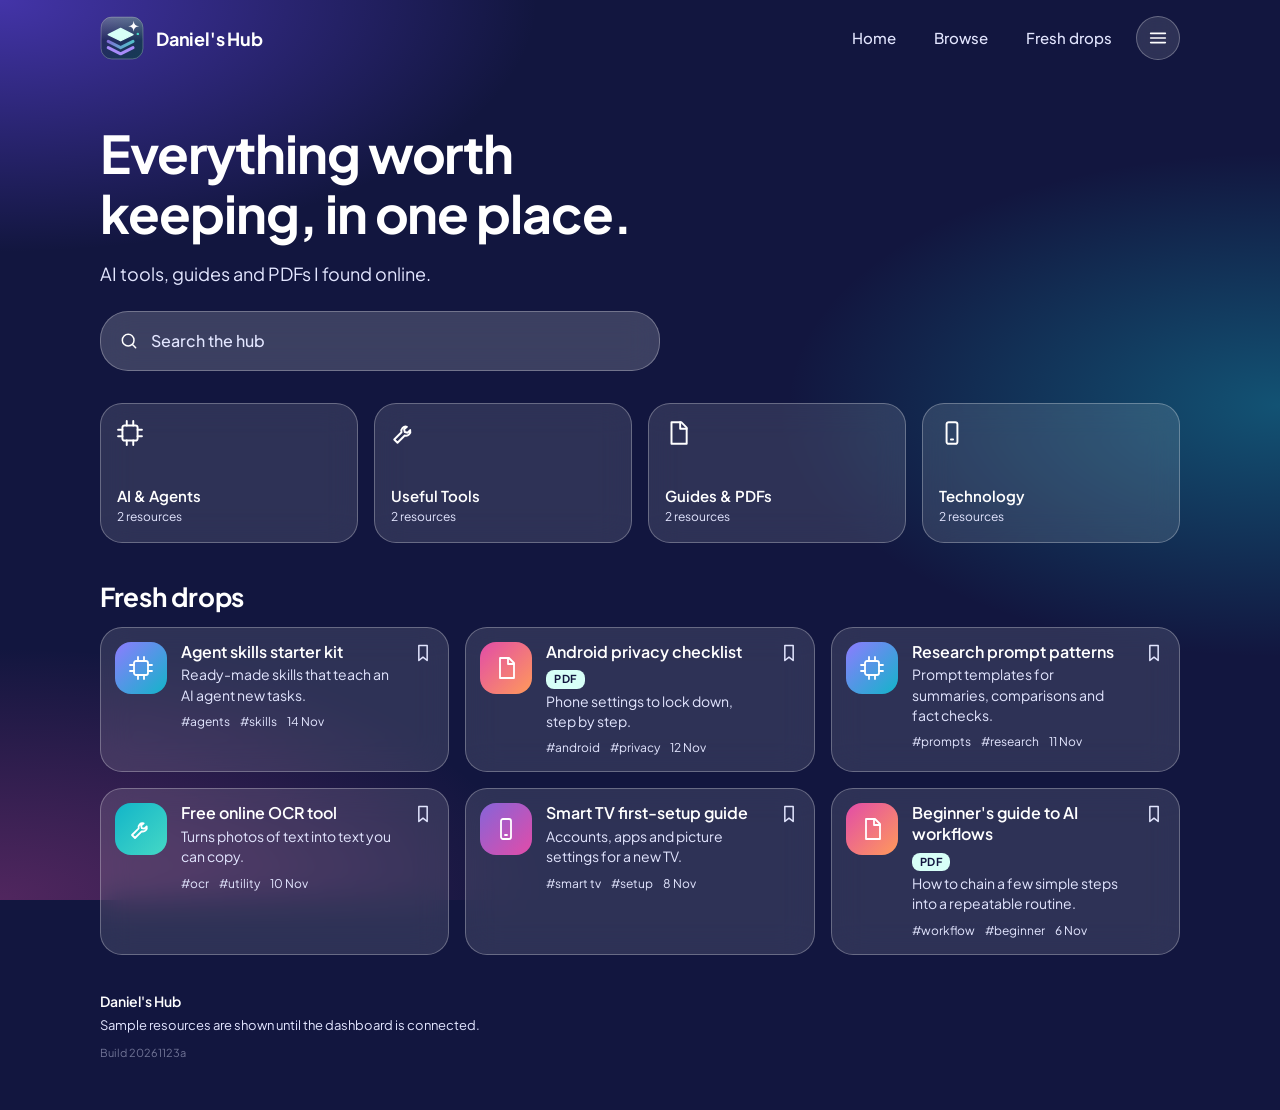
<file: index.html>
<!doctype html>
<html lang="en">
<head>
  <meta charset="utf-8">
  <meta name="viewport" content="width=device-width, initial-scale=1, viewport-fit=cover, interactive-widget=resizes-content">
  <title>Daniel's Hub</title>
  <meta name="description" content="A personal library of AI tools, agent skills, guides and PDFs.">
  <meta name="theme-color" content="#12163F">
  <meta name="color-scheme" content="dark">
  <link rel="icon" href="assets/favicon.svg" type="image/svg+xml">
  <link rel="apple-touch-icon" href="assets/app-icon.svg">
  <link rel="preconnect" href="https://fonts.googleapis.com">
  <link rel="preconnect" href="https://fonts.gstatic.com" crossorigin>
  <link rel="stylesheet" href="https://fonts.googleapis.com/css2?family=Plus+Jakarta+Sans:wght@400;500;600;700&amp;display=swap">
  <link rel="stylesheet" href="css/style.css?v=20261123a">
</head>
<body>

  <a class="skip" href="#fresh">Skip to resources</a>

  <header class="top" id="top">
    <a class="brand" href="index.html" aria-label="Daniel's Hub, home">
      <img src="assets/logo.svg" alt="" width="44" height="44">
      <span>Daniel's Hub</span>
    </a>
    <div class="top-end">
      <nav class="top-nav" aria-label="Main">
        <a href="#top">Home</a>
        <a href="browse.html">Browse</a>
        <a href="#fresh">Fresh drops</a>
      </nav>
      <div class="menu-wrap" data-menu></div>
    </div>
  </header>

  <main>
    <section class="hero collapse" aria-labelledby="hero-title">
      <div class="collapse-inner hero-inner">
        <h1 id="hero-title">Everything worth keeping, in one place.</h1>
        <p class="lede">AI tools, guides and PDFs I found online.</p>
      </div>
    </section>

    <div id="search-anchor"></div>
    <div class="search-wrap" id="search-wrap">
      <form class="search" role="search" id="search-form" autocomplete="off">
        <svg class="ico" width="22" height="22" aria-hidden="true"><use href="#i-search"/></svg>
        <label class="sr" for="q">Search resources</label>
        <input id="q" name="q" type="search" placeholder="Search the hub" enterkeyhint="search" autocapitalize="off" autocorrect="off" spellcheck="false">
        <button type="button" class="clear" id="clear-search" aria-label="Clear search" hidden>
          <svg width="22" height="22" aria-hidden="true"><use href="#i-x"/></svg>
        </button>
      </form>
      <button type="button" class="cancel" id="cancel-search">Cancel</button>
    </div>

    <div class="admin-panel" id="admin-panel" hidden>
      <a class="admin-link" id="admin-link" href="admin/index.html">
        <svg width="22" height="22" aria-hidden="true"><use href="#i-lock"/></svg>
        <span>Admin Login</span>
        <svg class="go" width="22" height="22" aria-hidden="true"><use href="#i-arrow-right"/></svg>
      </a>
    </div>

    <section class="browse collapse" id="browse" aria-labelledby="browse-title">
      <div class="collapse-inner">
        <h2 id="browse-title" class="sr">Categories</h2>
        <div class="cats" id="cats"></div>
      </div>
    </section>

    <section class="fresh" id="fresh" aria-labelledby="fresh-title" tabindex="-1">
      <div class="fresh-head">
        <h2 id="fresh-title">Fresh drops</h2>
        <button type="button" class="reset" id="reset" hidden>Clear search</button>
      </div>
      <div class="filter-bar" id="filter-bar" hidden>
        <button type="button" class="filter-btn" id="filter-btn" aria-expanded="false" aria-controls="filter-panel">
          <svg width="18" height="18" aria-hidden="true"><use href="#i-filter"/></svg>
          <span>Filter</span>
          <span class="filter-count" id="filter-count" hidden></span>
        </button>
        <span class="filter-summary" id="filter-summary"></span>
      </div>
      <div class="filter-panel" id="filter-panel" role="group" aria-label="Search filters" hidden></div>
      <p class="status" id="status" role="status" aria-live="polite"></p>
      <div class="list" id="list"></div>
      <div class="empty" id="empty" hidden>
        <p class="empty-title">Nothing found</p>
        <p id="empty-text"></p>
        <button type="button" class="reset" id="empty-reset">Back to home</button>
      </div>
    </section>
  </main>

  <footer class="foot">
    <p>Daniel's Hub</p>
    <p class="foot-note">Sample resources are shown until the dashboard is connected.</p>
    <p class="build" id="build" data-page="20261123a"></p>
  </footer>

  <nav class="dock" aria-label="Quick navigation">
    <a href="#top" id="dock-home" aria-current="page"><svg width="22" height="22" aria-hidden="true"><use href="#i-home"/></svg><span>Home</span></a>
    <a href="browse.html" id="dock-browse"><svg width="22" height="22" aria-hidden="true"><use href="#i-grid"/></svg><span>Browse</span></a>
    <a href="#top" id="dock-search"><svg width="22" height="22" aria-hidden="true"><use href="#i-search"/></svg><span>Search</span></a>
  </nav>

  <script src="js/data.js?v=20261123a"></script>
  <script src="js/config.js?v=20261123a"></script>
  <script src="js/ui.js?v=20261123a"></script>
  <script src="js/app.js?v=20261123a"></script>
</body>
</html>
</file>
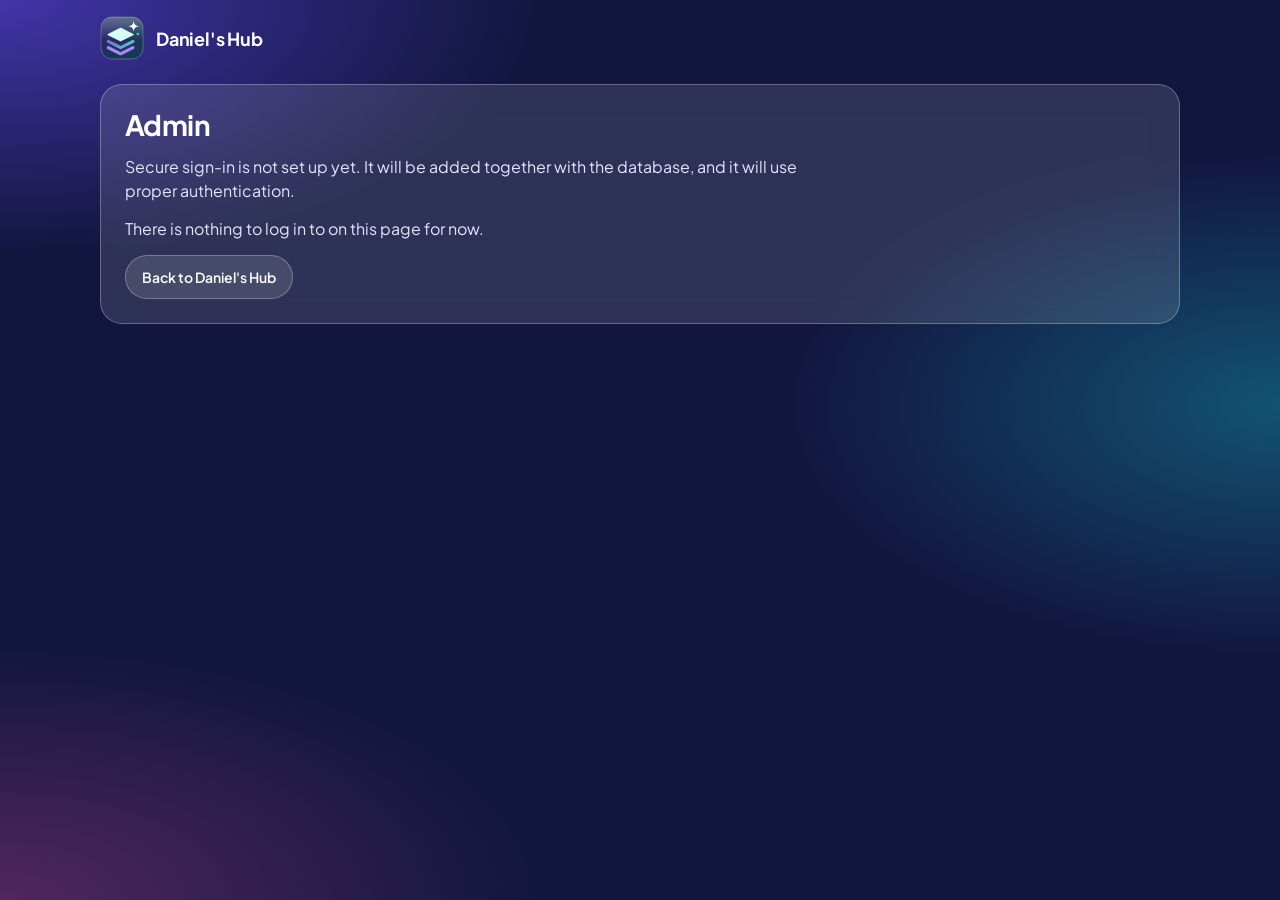
<file: admin/index.html>
<!doctype html>
<html lang="en">
<head>
  <meta charset="utf-8">
  <meta name="viewport" content="width=device-width, initial-scale=1, viewport-fit=cover">
  <title>Admin · Daniel's Hub</title>
  <meta name="robots" content="noindex, nofollow">
  <meta name="theme-color" content="#12163F">
  <meta name="color-scheme" content="dark">
  <link rel="icon" href="../assets/favicon.svg" type="image/svg+xml">
  <link rel="preconnect" href="https://fonts.googleapis.com">
  <link rel="preconnect" href="https://fonts.gstatic.com" crossorigin>
  <link rel="stylesheet" href="https://fonts.googleapis.com/css2?family=Plus+Jakarta+Sans:wght@400;500;600;700&amp;display=swap">
  <link rel="stylesheet" href="../css/style.css?v=20261123a">
</head>
<body>

  <header class="top">
    <a class="brand" href="../index.html" aria-label="Daniel's Hub, home">
      <img src="../assets/logo.svg" alt="" width="44" height="44">
      <span>Daniel's Hub</span>
    </a>
  </header>

  <main>
    <section class="page">
      <h1>Admin</h1>
      <p>Secure sign-in is not set up yet. It will be added together with the database, and it will use proper authentication.</p>
      <p>There is nothing to log in to on this page for now.</p>
      <a class="reset" href="../index.html">Back to Daniel's Hub</a>
    </section>
  </main>

</body>
</html>
</file>
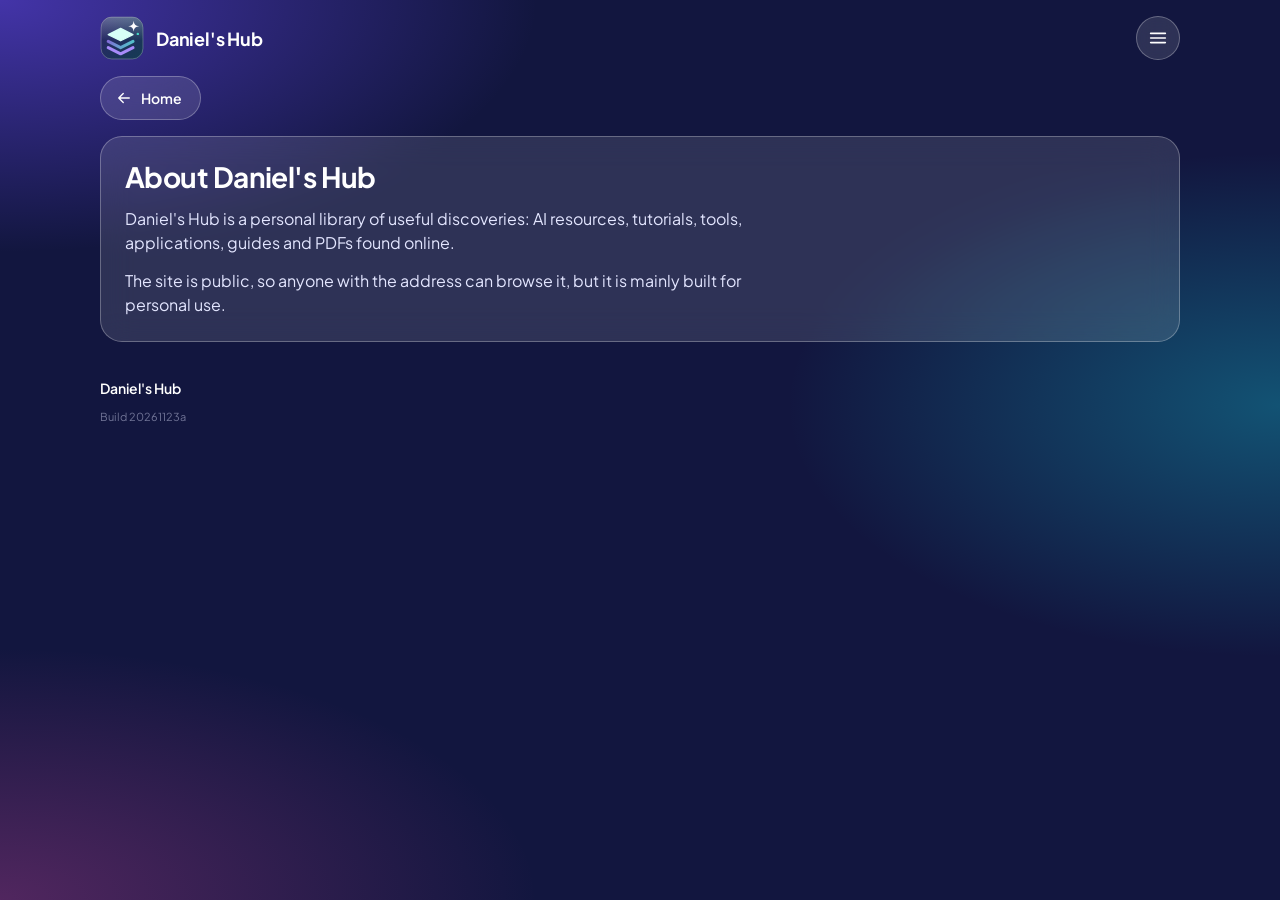
<file: about.html>
<!doctype html>
<html lang="en">
<head>
  <meta charset="utf-8">
  <meta name="viewport" content="width=device-width, initial-scale=1, viewport-fit=cover">
  <title>About · Daniel's Hub</title>
  <meta name="description" content="About Daniel's Hub, a personal library of useful discoveries.">
  <meta name="theme-color" content="#12163F">
  <meta name="color-scheme" content="dark">
  <link rel="icon" href="assets/favicon.svg" type="image/svg+xml">
  <link rel="apple-touch-icon" href="assets/app-icon.svg">
  <link rel="preconnect" href="https://fonts.googleapis.com">
  <link rel="preconnect" href="https://fonts.gstatic.com" crossorigin>
  <link rel="stylesheet" href="https://fonts.googleapis.com/css2?family=Plus+Jakarta+Sans:wght@400;500;600;700&amp;display=swap">
  <link rel="stylesheet" href="css/style.css?v=20261123a">
</head>
<body>

  <header class="top">
    <a class="brand" href="index.html" aria-label="Daniel's Hub, home">
      <img src="assets/logo.svg" alt="" width="44" height="44">
      <span>Daniel's Hub</span>
    </a>
    <div class="top-end">
      <div class="menu-wrap" data-menu></div>
    </div>
  </header>

  <main>
    <a class="back" href="index.html"><svg width="22" height="22" aria-hidden="true"><use href="#i-arrow-left"/></svg><span>Home</span></a>
    <section class="page">
      <h1>About Daniel's Hub</h1>
      <p>Daniel's Hub is a personal library of useful discoveries: AI resources, tutorials, tools, applications, guides and PDFs found online.</p>
      <p>The site is public, so anyone with the address can browse it, but it is mainly built for personal use.</p>
    </section>
  </main>

  <footer class="foot">
    <p>Daniel's Hub</p>
    <p class="build" id="build" data-page="20261123a"></p>
  </footer>

  <script src="js/ui.js?v=20261123a"></script>
</body>
</html>
</file>
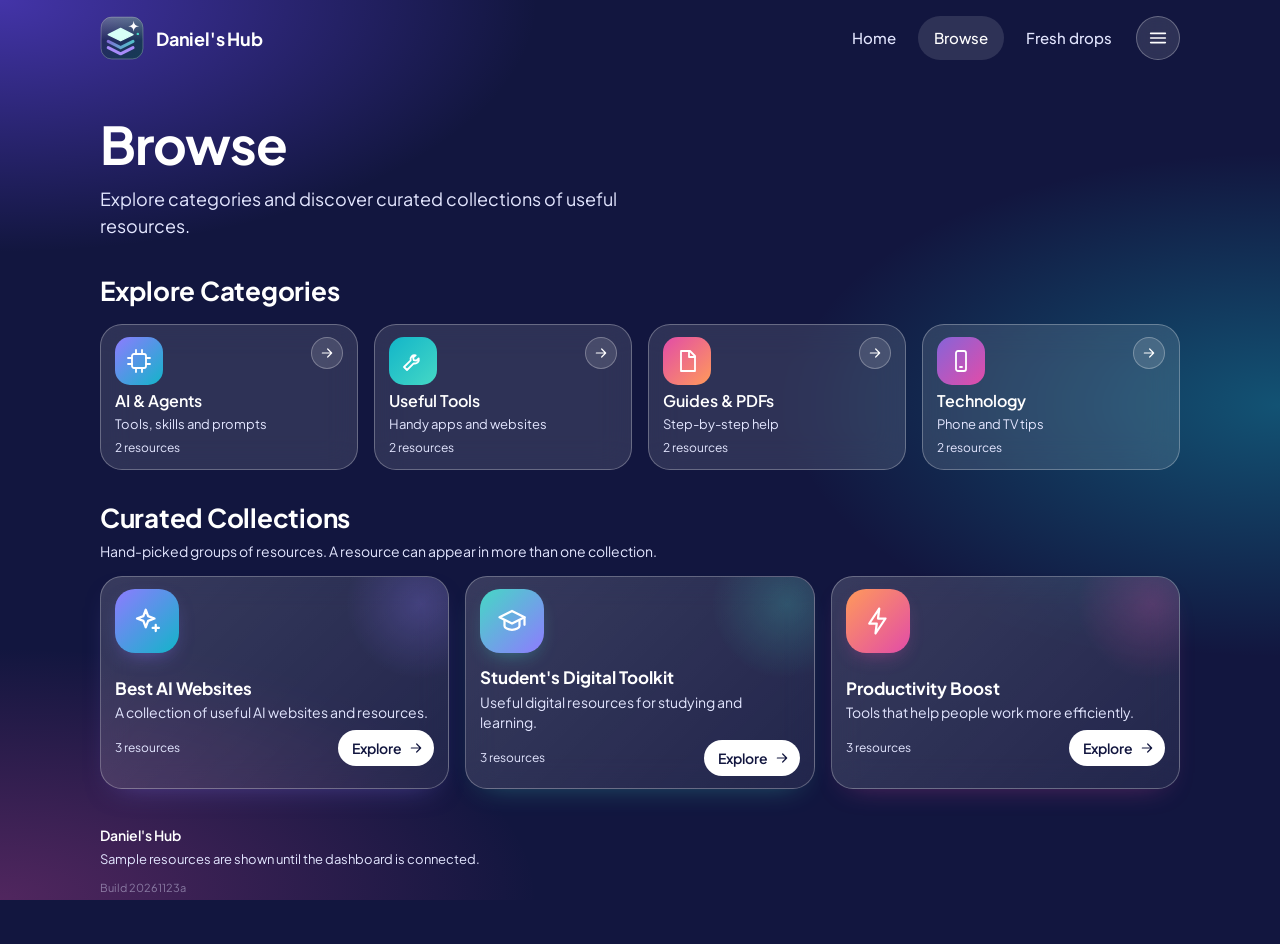
<file: browse.html>
<!doctype html>
<html lang="en">
<head>
  <meta charset="utf-8">
  <meta name="viewport" content="width=device-width, initial-scale=1, viewport-fit=cover">
  <title>Browse · Daniel's Hub</title>
  <meta name="description" content="Explore categories and discover curated collections of useful resources.">
  <meta name="theme-color" content="#12163F">
  <meta name="color-scheme" content="dark">
  <link rel="icon" href="assets/favicon.svg" type="image/svg+xml">
  <link rel="apple-touch-icon" href="assets/app-icon.svg">
  <link rel="preconnect" href="https://fonts.googleapis.com">
  <link rel="preconnect" href="https://fonts.gstatic.com" crossorigin>
  <link rel="stylesheet" href="https://fonts.googleapis.com/css2?family=Plus+Jakarta+Sans:wght@400;500;600;700&amp;display=swap">
  <link rel="stylesheet" href="css/style.css?v=20261123a">
</head>
<body>

  <a class="skip" href="#browse-root">Skip to browse</a>

  <header class="top">
    <a class="brand" href="index.html" aria-label="Daniel's Hub, home">
      <img src="assets/logo.svg" alt="" width="44" height="44">
      <span>Daniel's Hub</span>
    </a>
    <div class="top-end">
      <nav class="top-nav" aria-label="Main">
        <a href="index.html">Home</a>
        <a href="browse.html" aria-current="page">Browse</a>
        <a href="index.html#fresh">Fresh drops</a>
      </nav>
      <div class="menu-wrap" data-menu></div>
    </div>
  </header>

  <main id="browse-root" tabindex="-1">
    <section class="browse-head" aria-labelledby="browse-title">
      <h1 id="browse-title">Browse</h1>
      <p class="lede">Explore categories and discover curated collections of useful resources.</p>
    </section>

    <section class="b-section" aria-labelledby="cats-title">
      <h2 id="cats-title">Explore Categories</h2>
      <div class="bcats" id="bcats"></div>
    </section>

    <section class="b-section" aria-labelledby="colls-title">
      <h2 id="colls-title">Curated Collections</h2>
      <p class="b-sub">Hand-picked groups of resources. A resource can appear in more than one collection.</p>
      <div class="colls" id="colls"></div>
    </section>

    <noscript><p class="notice">This page needs JavaScript to show its categories and collections.</p></noscript>
  </main>

  <footer class="foot">
    <p>Daniel's Hub</p>
    <p class="foot-note">Sample resources are shown until the dashboard is connected.</p>
    <p class="build" id="build" data-page="20261123a"></p>
  </footer>

  <nav class="dock" aria-label="Quick navigation">
    <a href="index.html"><svg width="22" height="22" aria-hidden="true"><use href="#i-home"/></svg><span>Home</span></a>
    <a href="browse.html" aria-current="page"><svg width="22" height="22" aria-hidden="true"><use href="#i-grid"/></svg><span>Browse</span></a>
    <a href="index.html#search"><svg width="22" height="22" aria-hidden="true"><use href="#i-search"/></svg><span>Search</span></a>
  </nav>

  <script src="js/data.js?v=20261123a"></script>
  <script src="js/ui.js?v=20261123a"></script>
  <script src="js/browse.js?v=20261123a"></script>
</body>
</html>
</file>
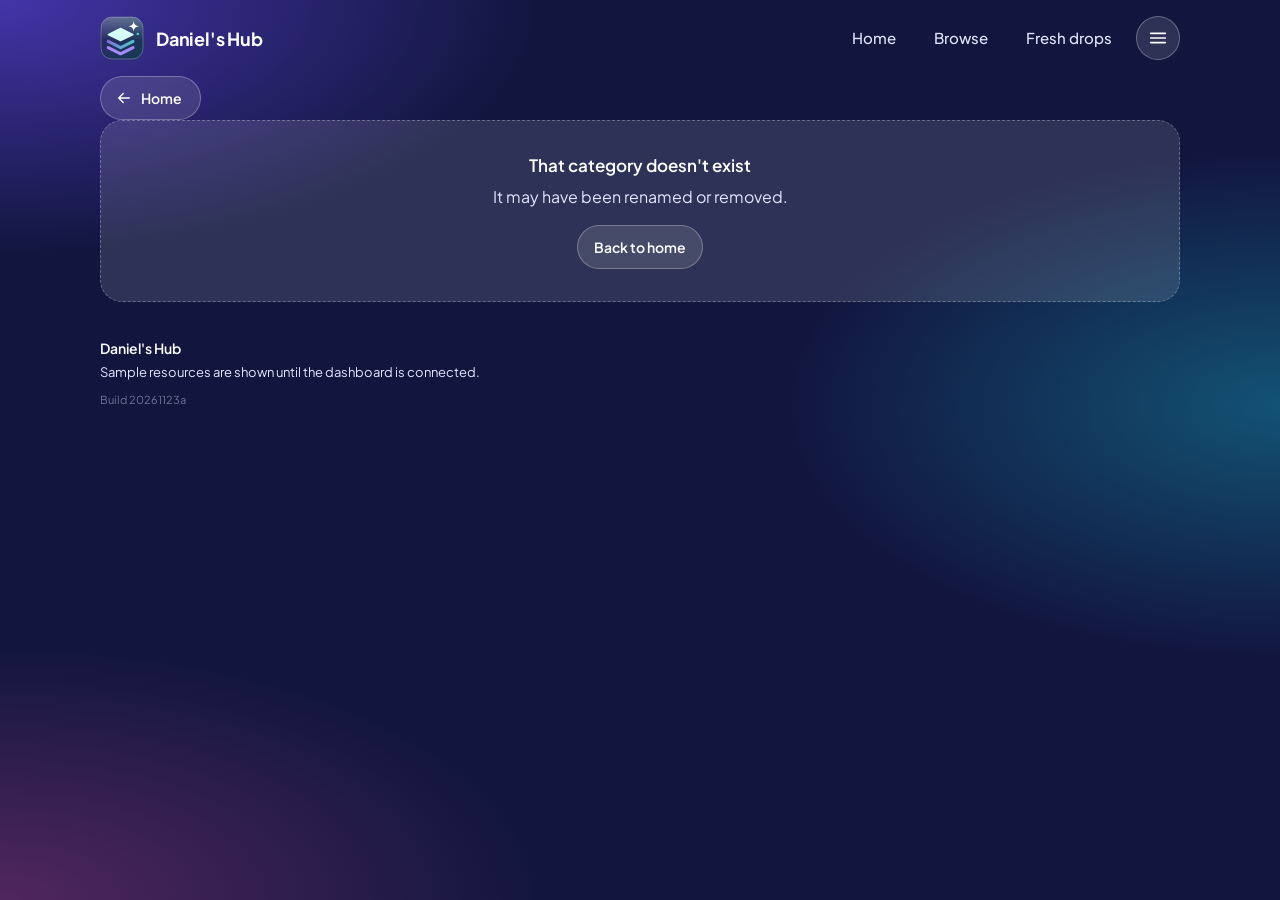
<file: category.html>
<!doctype html>
<html lang="en">
<head>
  <meta charset="utf-8">
  <meta name="viewport" content="width=device-width, initial-scale=1, viewport-fit=cover">
  <title>Category · Daniel's Hub</title>
  <meta name="description" content="A category in Daniel's Hub, a personal library of AI tools, guides and PDFs.">
  <meta name="theme-color" content="#12163F">
  <meta name="color-scheme" content="dark">
  <link rel="icon" href="assets/favicon.svg" type="image/svg+xml">
  <link rel="apple-touch-icon" href="assets/app-icon.svg">
  <link rel="preconnect" href="https://fonts.googleapis.com">
  <link rel="preconnect" href="https://fonts.gstatic.com" crossorigin>
  <link rel="stylesheet" href="https://fonts.googleapis.com/css2?family=Plus+Jakarta+Sans:wght@400;500;600;700&amp;display=swap">
  <link rel="stylesheet" href="css/style.css?v=20261123a">
</head>
<body>

  <a class="skip" href="#category-root">Skip to resources</a>

  <header class="top">
    <a class="brand" href="index.html" aria-label="Daniel's Hub, home">
      <img src="assets/logo.svg" alt="" width="44" height="44">
      <span>Daniel's Hub</span>
    </a>
    <div class="top-end">
      <nav class="top-nav" aria-label="Main">
        <a href="index.html">Home</a>
        <a href="browse.html">Browse</a>
        <a href="index.html#fresh">Fresh drops</a>
      </nav>
      <div class="menu-wrap" data-menu></div>
    </div>
  </header>

  <main id="category-root" tabindex="-1">
    <a class="back" href="index.html"><svg width="22" height="22" aria-hidden="true"><use href="#i-arrow-left"/></svg><span>Home</span></a>
    <noscript><p class="notice">This page needs JavaScript to show its resources.</p></noscript>
  </main>

  <footer class="foot">
    <p>Daniel's Hub</p>
    <p class="foot-note">Sample resources are shown until the dashboard is connected.</p>
    <p class="build" id="build" data-page="20261123a"></p>
  </footer>

  <nav class="dock" aria-label="Quick navigation">
    <a href="index.html"><svg width="22" height="22" aria-hidden="true"><use href="#i-home"/></svg><span>Home</span></a>
    <a href="browse.html" aria-current="page"><svg width="22" height="22" aria-hidden="true"><use href="#i-grid"/></svg><span>Browse</span></a>
    <a href="index.html#search"><svg width="22" height="22" aria-hidden="true"><use href="#i-search"/></svg><span>Search</span></a>
  </nav>

  <script src="js/data.js?v=20261123a"></script>
  <script src="js/ui.js?v=20261123a"></script>
  <script src="js/category.js?v=20261123a"></script>
</body>
</html>
</file>
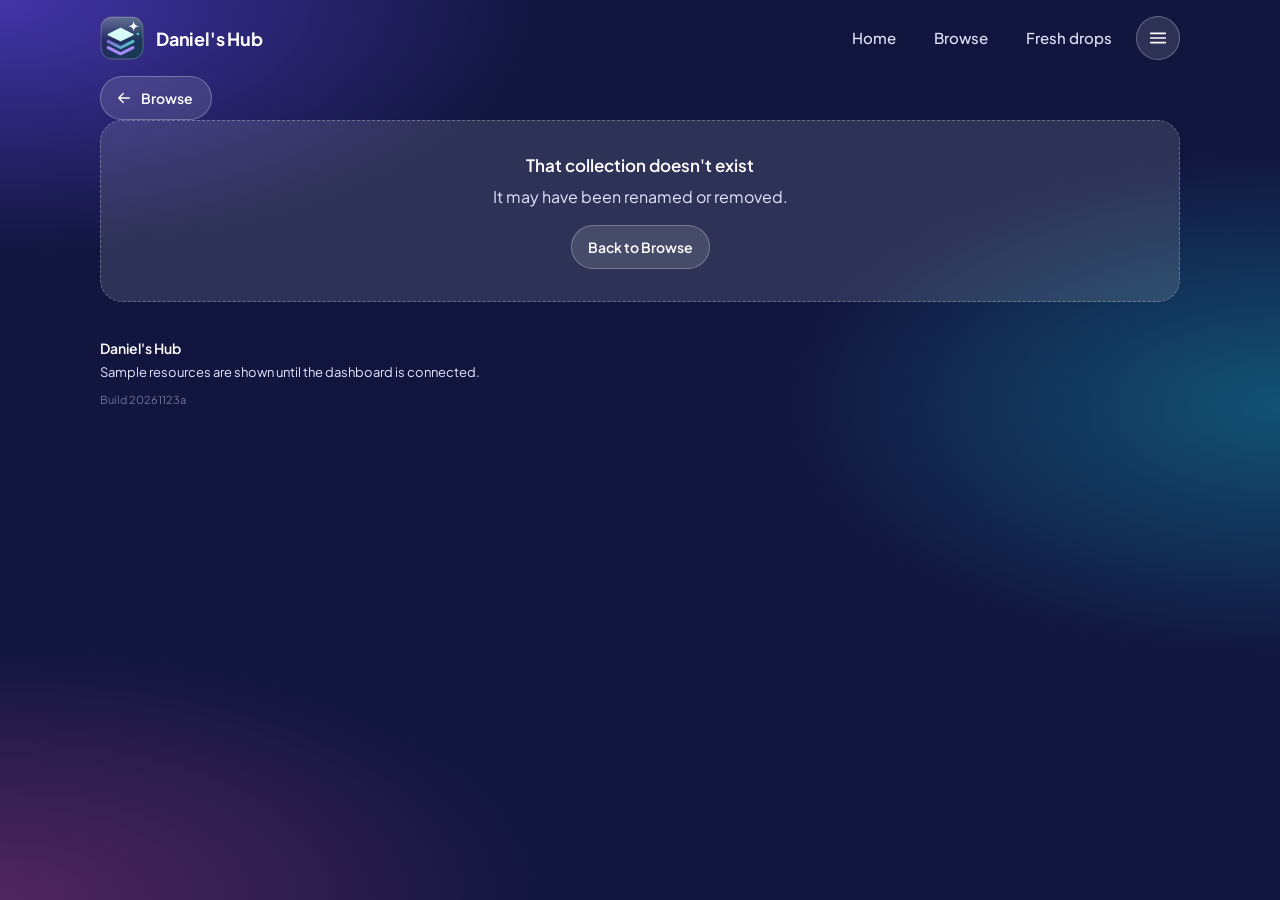
<file: collection.html>
<!doctype html>
<html lang="en">
<head>
  <meta charset="utf-8">
  <meta name="viewport" content="width=device-width, initial-scale=1, viewport-fit=cover">
  <title>Collection · Daniel's Hub</title>
  <meta name="description" content="A curated collection in Daniel's Hub, a personal library of AI tools, guides and PDFs.">
  <meta name="theme-color" content="#12163F">
  <meta name="color-scheme" content="dark">
  <link rel="icon" href="assets/favicon.svg" type="image/svg+xml">
  <link rel="apple-touch-icon" href="assets/app-icon.svg">
  <link rel="preconnect" href="https://fonts.googleapis.com">
  <link rel="preconnect" href="https://fonts.gstatic.com" crossorigin>
  <link rel="stylesheet" href="https://fonts.googleapis.com/css2?family=Plus+Jakarta+Sans:wght@400;500;600;700&amp;display=swap">
  <link rel="stylesheet" href="css/style.css?v=20261123a">
</head>
<body>

  <a class="skip" href="#collection-root">Skip to resources</a>

  <header class="top">
    <a class="brand" href="index.html" aria-label="Daniel's Hub, home">
      <img src="assets/logo.svg" alt="" width="44" height="44">
      <span>Daniel's Hub</span>
    </a>
    <div class="top-end">
      <nav class="top-nav" aria-label="Main">
        <a href="index.html">Home</a>
        <a href="browse.html">Browse</a>
        <a href="index.html#fresh">Fresh drops</a>
      </nav>
      <div class="menu-wrap" data-menu></div>
    </div>
  </header>

  <main id="collection-root" tabindex="-1">
    <a class="back" href="browse.html"><svg width="22" height="22" aria-hidden="true"><use href="#i-arrow-left"/></svg><span>Browse</span></a>
    <noscript><p class="notice">This page needs JavaScript to show its resources.</p></noscript>
  </main>

  <footer class="foot">
    <p>Daniel's Hub</p>
    <p class="foot-note">Sample resources are shown until the dashboard is connected.</p>
    <p class="build" id="build" data-page="20261123a"></p>
  </footer>

  <nav class="dock" aria-label="Quick navigation">
    <a href="index.html"><svg width="22" height="22" aria-hidden="true"><use href="#i-home"/></svg><span>Home</span></a>
    <a href="browse.html" aria-current="page"><svg width="22" height="22" aria-hidden="true"><use href="#i-grid"/></svg><span>Browse</span></a>
    <a href="index.html#search"><svg width="22" height="22" aria-hidden="true"><use href="#i-search"/></svg><span>Search</span></a>
  </nav>

  <script src="js/data.js?v=20261123a"></script>
  <script src="js/ui.js?v=20261123a"></script>
  <script src="js/collection.js?v=20261123a"></script>
</body>
</html>
</file>
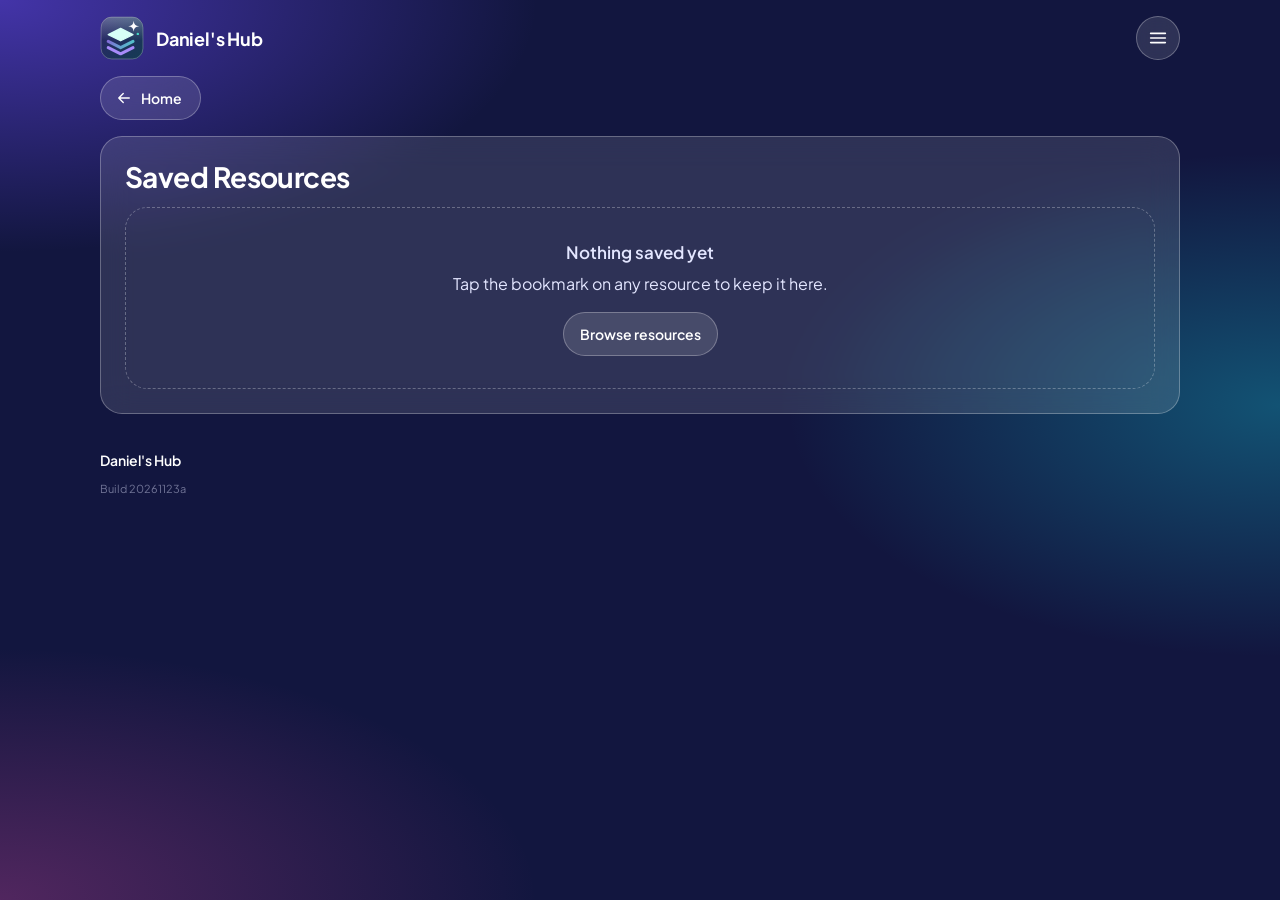
<file: saved.html>
<!doctype html>
<html lang="en">
<head>
  <meta charset="utf-8">
  <meta name="viewport" content="width=device-width, initial-scale=1, viewport-fit=cover">
  <title>Saved Resources · Daniel's Hub</title>
  <meta name="description" content="Resources saved from Daniel's Hub.">
  <meta name="theme-color" content="#12163F">
  <meta name="color-scheme" content="dark">
  <link rel="icon" href="assets/favicon.svg" type="image/svg+xml">
  <link rel="apple-touch-icon" href="assets/app-icon.svg">
  <link rel="preconnect" href="https://fonts.googleapis.com">
  <link rel="preconnect" href="https://fonts.gstatic.com" crossorigin>
  <link rel="stylesheet" href="https://fonts.googleapis.com/css2?family=Plus+Jakarta+Sans:wght@400;500;600;700&amp;display=swap">
  <link rel="stylesheet" href="css/style.css?v=20261123a">
</head>
<body>

  <header class="top">
    <a class="brand" href="index.html" aria-label="Daniel's Hub, home">
      <img src="assets/logo.svg" alt="" width="44" height="44">
      <span>Daniel's Hub</span>
    </a>
    <div class="top-end">
      <div class="menu-wrap" data-menu></div>
    </div>
  </header>

  <main>
    <a class="back" href="index.html"><svg width="22" height="22" aria-hidden="true"><use href="#i-arrow-left"/></svg><span>Home</span></a>
    <section class="page">
      <h1 id="saved-title" tabindex="-1">Saved Resources</h1>
      <p id="saved-count" hidden></p>
      <div class="empty" id="saved-empty" hidden>
        <p class="empty-title">Nothing saved yet</p>
        <p>Tap the bookmark on any resource to keep it here.</p>
        <a class="reset" href="browse.html">Browse resources</a>
      </div>
    </section>
    <div class="list saved-list" id="saved-list" hidden></div>
    <p class="sr-only" id="saved-live" role="status" aria-live="polite"></p>
    <noscript><p class="notice">This page needs JavaScript to show your saved resources.</p></noscript>
  </main>

  <footer class="foot">
    <p>Daniel's Hub</p>
    <p class="build" id="build" data-page="20261123a"></p>
  </footer>

  <script src="js/data.js?v=20261123a"></script>
  <script src="js/ui.js?v=20261123a"></script>
  <script src="js/saved.js?v=20261123a"></script>
</body>
</html>
</file>
<file: css/style.css>
/* Daniel's Hub: Frost Glass
   One deliberate dark look. Colours live in the variables below,
   so changing the palette means editing only this block. */
:root {
  --ink: #12163F;
  --text: #FFFFFF;
  --text-soft: #E3E6FF;
  --violet: #A88BFA;
  --purple: #8664D9;
  --teal: #45D8C5;
  --mint: #D7FFF7;
  --glass: rgba(255, 255, 255, 0.12);
  --glass-strong: rgba(255, 255, 255, 0.18);
  --glass-line: rgba(255, 255, 255, 0.28);
  --radius-lg: 22px;
  --radius-md: 16px;
  --gutter: 20px;
  --max: 1080px;
  --kb: 0px;
  /* Motion: one set of timings and one easing curve for the whole site. */
  --ease: cubic-bezier(0.22, 0.61, 0.36, 1);
  --dur-fast: 0.15s;
  --dur: 0.2s;
  --dur-slow: 0.3s;
  --dur-enter: 0.45s;
  --ease-out: cubic-bezier(0.16, 1, 0.3, 1);
  --font: "Plus Jakarta Sans", system-ui, -apple-system, "Segoe UI", Roboto, sans-serif;
  color-scheme: dark;
}

*, *::before, *::after { box-sizing: border-box; }

html { -webkit-text-size-adjust: 100%; scroll-behavior: smooth; scroll-padding-top: 84px; }

body {
  margin: 0;
  min-height: 100vh;
  background: var(--ink);
  color: var(--text);
  font-family: var(--font);
  font-size: 16px;
  line-height: 1.5;
  padding-left: max(var(--gutter), env(safe-area-inset-left, 0px));
  padding-right: max(var(--gutter), env(safe-area-inset-right, 0px));
  padding-bottom: calc(112px + env(safe-area-inset-bottom, 0px) + var(--kb));
}

/* Soft colour glow behind everything. Fixed layer, no blur filter, so it stays smooth on phones. */
body::before {
  content: "";
  position: fixed;
  inset: 0;
  z-index: -1;
  background:
    radial-gradient(60% 40% at 0% 0%, rgba(108, 77, 255, 0.55), transparent 70%),
    radial-gradient(55% 40% at 100% 45%, rgba(18, 181, 201, 0.38), transparent 70%),
    radial-gradient(60% 40% at 0% 100%, rgba(226, 76, 168, 0.30), transparent 70%),
    var(--ink);
}

[hidden] { display: none !important; }

h1, h2, p { margin: 0; }
a { color: inherit; }
svg { fill: none; stroke: currentColor; stroke-width: 1.8; stroke-linecap: round; stroke-linejoin: round; }

.sr {
  position: absolute; width: 1px; height: 1px; padding: 0; margin: -1px;
  overflow: hidden; clip: rect(0 0 0 0); white-space: nowrap; border: 0;
}

.skip {
  position: absolute; left: 12px; top: -60px; z-index: 50;
  background: #fff; color: var(--ink); padding: 10px 14px; border-radius: 10px; font-weight: 600;
}
.skip:focus { top: calc(8px + env(safe-area-inset-top, 0px)); }

:focus-visible { outline: 3px solid var(--mint); outline-offset: 3px; }

/* Tap feedback. Android Chrome paints its own blue flash on every tap unless this is set,
   so it is switched off and replaced by the pressed styles below. */
html { -webkit-tap-highlight-color: transparent; }
a, button, summary, [role="button"] { -webkit-tap-highlight-color: transparent; touch-action: manipulation; }

/* Pressed state: a gentle brightening and a very small squeeze. Same for every control. */
.menu-btn, .menu-item, .clear, .cancel, .reset, .back, .admin-link, .top-nav a, .dock a, .cat, a.card {
  transition: transform var(--dur-fast) var(--ease), filter var(--dur-fast) var(--ease), background var(--dur) var(--ease), color var(--dur) var(--ease), border-color var(--dur) var(--ease);
}
.menu-btn:active, .clear:active, .cancel:active, .reset:active, .back:active, .admin-link:active,
.dock a:active, .cat:active, a.card:active, .top-nav a:active {
  filter: brightness(1.28); transform: scale(0.95);
}
.menu-item:active { filter: brightness(1.3); background: var(--glass-strong); }
.cat:active, a.card:active { background: var(--glass-strong); transform: scale(0.97); }

.top, main, .foot { max-width: var(--max); margin-inline: auto; }

/* Header */
.top {
  display: flex; align-items: center; justify-content: space-between;
  padding-top: calc(16px + env(safe-area-inset-top, 0px));
  padding-bottom: 8px;
  max-height: 140px;
  transition: max-height var(--dur-slow) var(--ease), padding var(--dur-slow) var(--ease), opacity var(--dur) var(--ease);
}
.brand { display: flex; align-items: center; gap: 12px; text-decoration: none; min-height: 44px; }
.brand img { display: block; width: 44px; height: 44px; }
.brand span { font-weight: 700; font-size: 18px; letter-spacing: -0.01em; }
.top-end { display: flex; align-items: center; gap: 8px; }
.top-nav { display: none; gap: 6px; }
.top-nav a {
  text-decoration: none; padding: 0 16px; min-height: 44px; display: inline-flex; align-items: center;
  border-radius: 22px; color: var(--text-soft); font-weight: 500; font-size: 15px;
}

/* Hamburger menu */
.menu-wrap { position: relative; }
.menu-btn {
  appearance: none; width: 44px; height: 44px; border-radius: 50%; cursor: pointer;
  display: grid; place-items: center; color: var(--text);
  background: var(--glass); border: 1px solid var(--glass-line);
  -webkit-backdrop-filter: blur(16px); backdrop-filter: blur(16px);
}
.menu-btn svg { width: 22px; height: 22px; }
.menu-btn[aria-expanded="true"] { background: var(--text); color: var(--ink); }
.menu-panel {
  position: absolute; right: 0; top: calc(100% + 10px); z-index: 40;
  width: min(290px, calc(100vw - 2 * var(--gutter)));
  padding: 8px; border-radius: var(--radius-lg);
  background: rgba(36, 32, 92, 0.88); border: 1px solid var(--glass-line);
  -webkit-backdrop-filter: blur(20px); backdrop-filter: blur(20px);
  box-shadow: 0 16px 40px rgba(5, 6, 25, 0.45);
}
.menu-item {
  display: flex; align-items: center; gap: 12px; min-height: 52px; padding: 0 14px;
  border-radius: var(--radius-md); text-decoration: none; font-weight: 500; font-size: 15px;
}
.menu-item svg { width: 22px; height: 22px; flex: none; }
.menu-item[aria-current="page"] { background: var(--glass); font-weight: 600; }

/* Parts of the page that can fold away while searching */
.collapse {
  display: grid; grid-template-rows: 1fr; opacity: 1; visibility: visible;
  transition: grid-template-rows var(--dur-slow) var(--ease), opacity 0.25s var(--ease);
}
.collapse > .collapse-inner { min-height: 0; overflow: hidden; }
.is-searching .browse {
  grid-template-rows: 0fr; opacity: 0; visibility: hidden; pointer-events: none;
  transition: grid-template-rows var(--dur-slow) var(--ease), opacity var(--dur) var(--ease), visibility 0s 0.3s;
}

/* Hero */
.hero-inner { display: grid; gap: 12px; padding: 28px 0 16px; transition: padding var(--dur-slow) var(--ease), gap var(--dur-slow) var(--ease); }
.hero-inner h1 { font-size: 32px; line-height: 1.15; font-weight: 700; letter-spacing: -0.02em; text-wrap: balance; max-width: 18ch; }
.lede { color: var(--text-soft); font-size: 16px; }

/* Search */
.search-wrap { display: flex; align-items: center; gap: 8px; }
.search {
  flex: 1; min-width: 0;
  display: flex; align-items: center; gap: 10px;
  height: 56px; padding: 0 8px 0 18px;
  border-radius: 28px;
  background: var(--glass-strong);
  border: 1px solid var(--glass-line);
  -webkit-backdrop-filter: blur(16px); backdrop-filter: blur(16px);
  transition: border-color 0.2s, box-shadow 0.2s;
}
.search:focus-within { border-color: var(--mint); box-shadow: 0 0 0 4px rgba(215, 255, 247, 0.14); }
.search .ico { width: 20px; height: 20px; flex: none; }
.search input {
  flex: 1; min-width: 0; height: 100%;
  background: none; border: 0; outline: 0;
  color: var(--text); font: 500 16px var(--font);
}
.search input::placeholder { color: var(--text-soft); opacity: 1; }
.search input::-webkit-search-cancel-button { display: none; }
.clear {
  flex: none; width: 44px; height: 44px; border-radius: 50%; border: 0;
  background: transparent; color: var(--text); display: grid; place-items: center; cursor: pointer;
}
.clear svg { width: 18px; height: 18px; }
.cancel {
  display: none; flex: none; appearance: none; cursor: pointer;
  min-height: 44px; padding: 0 12px; border: 0; border-radius: 22px;
  background: transparent; color: var(--text); font: 600 15px var(--font);
}

/* Hidden admin link, revealed only by the exact trigger phrase */
.admin-panel { margin-top: 12px; }
.admin-link {
  display: flex; align-items: center; gap: 12px; min-height: 56px; padding: 0 18px;
  border-radius: var(--radius-lg); text-decoration: none; font-weight: 600;
  background: var(--glass); border: 1px solid var(--glass-line);
  -webkit-backdrop-filter: blur(16px); backdrop-filter: blur(16px);
}
.admin-link svg { width: 20px; height: 20px; flex: none; }
.admin-link span { flex: 1; }
.admin-link .go { opacity: 0.8; }

/* Categories */
.cats { display: grid; grid-template-columns: repeat(2, minmax(0, 1fr)); gap: 12px; padding: 20px 0 8px; }
.cat {
  color: var(--text); text-decoration: none;
  min-height: 112px; padding: 16px;
  border-radius: var(--radius-lg);
  background: var(--glass); border: 1px solid var(--glass-line);
  -webkit-backdrop-filter: blur(16px); backdrop-filter: blur(16px);
  display: flex; flex-direction: column; justify-content: space-between; gap: 12px;
}
.cat svg { width: 26px; height: 26px; }
.cat-name { font-weight: 600; font-size: 15px; line-height: 1.25; }
.cat-count { font-size: 12px; color: var(--text-soft); margin-top: 2px; }

/* Fresh drops and search results */
.fresh { padding-top: 24px; outline: 0; }
.fresh-head { display: flex; align-items: center; justify-content: space-between; gap: 12px; min-height: 44px; margin-bottom: 8px; }
.fresh h2 { font-size: 22px; font-weight: 700; letter-spacing: -0.01em; }
.reset {
  appearance: none; font: 600 14px var(--font); color: var(--text); cursor: pointer;
  min-height: 44px; padding: 0 16px; border-radius: 22px; text-decoration: none;
  display: inline-flex; align-items: center;
  background: var(--glass); border: 1px solid var(--glass-line);
}
.status { color: var(--text-soft); font-size: 14px; margin-bottom: 8px; }
.status:empty { display: none; }

.list { display: grid; grid-template-columns: minmax(0, 1fr); gap: 12px; }

.card {
  display: flex; gap: 14px; align-items: center;
  padding: 14px; border-radius: var(--radius-lg);
  background: var(--glass); border: 1px solid var(--glass-line);
  -webkit-backdrop-filter: blur(16px); backdrop-filter: blur(16px);
  text-decoration: none; color: var(--text);
}
.card-icon {
  flex: none; width: 52px; height: 52px; border-radius: 16px; display: grid; place-items: center;
  background: linear-gradient(135deg, #8E7BFF, #12B5C9);
}
.card-icon svg { width: 24px; height: 24px; stroke: #fff; }
[data-cat="guides"] .card-icon { background: linear-gradient(135deg, #E24CA8, #FF9A5A); }
[data-cat="tools"] .card-icon { background: linear-gradient(135deg, #12B5C9, #45D8C5); }
[data-cat="tech"] .card-icon { background: linear-gradient(135deg, #8664D9, #E24CA8); }
.card-body { min-width: 0; }
.card-title { display: flex; align-items: center; gap: 8px; flex-wrap: wrap; font-weight: 600; font-size: 16px; line-height: 1.3; }
.badge {
  font-size: 11px; font-weight: 700; letter-spacing: 0.04em; padding: 2px 8px; border-radius: 8px;
  background: var(--mint); color: var(--ink);
}
.card-desc { color: var(--text-soft); font-size: 14px; line-height: 1.45; margin-top: 2px; }
.card-meta { display: flex; flex-wrap: wrap; gap: 4px 10px; margin-top: 8px; font-size: 12px; color: var(--text-soft); }

.empty {
  display: grid; justify-items: center; gap: 6px;
  text-align: center; padding: 32px 20px; border-radius: var(--radius-lg);
  background: var(--glass); border: 1px dashed var(--glass-line); color: var(--text-soft);
}
.empty .reset { margin-top: 10px; }
.empty-title { color: var(--text); font-weight: 600; font-size: 17px; }

/* Category page */
.back {
  display: inline-flex; align-items: center; gap: 8px; margin-top: 8px;
  min-height: 44px; padding: 0 18px 0 14px; border-radius: 22px;
  text-decoration: none; font-weight: 600; font-size: 14px;
  background: var(--glass); border: 1px solid var(--glass-line);
  -webkit-backdrop-filter: blur(16px); backdrop-filter: blur(16px);
}
.back svg { width: 18px; height: 18px; }
.cat-head { display: grid; gap: 12px; padding: 24px 0 20px; justify-items: start; }
.cat-title-row { display: flex; align-items: center; gap: 14px; }
.card-icon.big { width: 56px; height: 56px; border-radius: 18px; }
.card-icon.big svg { width: 28px; height: 28px; }
.cat-head h1 { font-size: 30px; line-height: 1.15; font-weight: 700; letter-spacing: -0.02em; }
.cat-desc { color: var(--text-soft); font-size: 16px; max-width: 52ch; }
.count-chip {
  display: inline-flex; align-items: center; min-height: 32px; padding: 0 14px; border-radius: 16px;
  font-size: 13px; font-weight: 600; background: var(--glass); border: 1px solid var(--glass-line);
}

/* Simple text pages (About, Saved, Admin) */
.page {
  display: grid; gap: 14px; margin-top: 16px; padding: 24px; border-radius: var(--radius-lg);
  background: var(--glass); border: 1px solid var(--glass-line);
  -webkit-backdrop-filter: blur(16px); backdrop-filter: blur(16px);
  justify-items: start;
}
.page h1 { font-size: 28px; line-height: 1.15; font-weight: 700; letter-spacing: -0.02em; }
.page p { color: var(--text-soft); max-width: 56ch; }
.page .empty { width: 100%; background: transparent; }
.notice { margin-top: 16px; color: var(--text-soft); }

/* Footer */
.foot { padding: 36px 0 8px; color: var(--text-soft); font-size: 14px; display: grid; gap: 4px; }
.foot p:first-child { color: var(--text); font-weight: 600; }
.foot-note { font-size: 13px; }

/* Floating dock (phones) */
.dock {
  position: fixed; left: 50%; transform: translateX(-50%);
  bottom: calc(16px + env(safe-area-inset-bottom, 0px) + var(--kb, 0px));
  transition: bottom var(--dur) var(--ease);
  display: flex; gap: 4px; padding: 6px; border-radius: 32px; z-index: 20;
  background: rgba(36, 32, 92, 0.72); border: 1px solid var(--glass-line);
  -webkit-backdrop-filter: blur(18px); backdrop-filter: blur(18px);
}
.dock a {
  display: inline-flex; align-items: center; gap: 8px; text-decoration: none;
  min-height: 48px; padding: 0 18px; border-radius: 26px;
  font-size: 14px; font-weight: 500; color: var(--text);
}
.dock a svg { width: 20px; height: 20px; }
.dock a[aria-current="page"] { background: var(--text); color: var(--ink); font-weight: 600; }

/* Phones while searching: the search bar rises to the top and stays there while results scroll under it. */
@media (max-width: 719px) {
  .is-focused .hero,
  .is-searching .hero,
  .is-focused .browse {
    grid-template-rows: 0fr; opacity: 0; visibility: hidden; pointer-events: none;
    transition: grid-template-rows var(--dur-slow) var(--ease), opacity var(--dur) var(--ease), visibility 0s 0.3s;
  }
  .is-focused .search-wrap,
  .is-searching .search-wrap {
    position: sticky; top: env(safe-area-inset-top, 0px); z-index: 15; padding: 8px 0;
  }
  .is-focused .search-wrap::before,
  .is-searching .search-wrap::before {
    content: ""; position: absolute; z-index: -1; top: 0; bottom: 0;
    left: calc(-1 * max(var(--gutter), env(safe-area-inset-left, 0px)));
    right: calc(-1 * max(var(--gutter), env(safe-area-inset-right, 0px)));
    background: rgba(18, 22, 63, 0.88); border-bottom: 1px solid rgba(255, 255, 255, 0.12);
    -webkit-backdrop-filter: blur(14px); backdrop-filter: blur(14px);
  }
  .is-focused .cancel,
  .is-searching .cancel { display: inline-flex; align-items: center; }
  /* The title bar folds away too, so the search bar is truly at the top of the screen
     and does not depend on how long the page is. It comes back when search is cancelled. */
  .is-focused .top,
  .is-searching .top {
    max-height: 0; padding-top: 0; padding-bottom: 0; opacity: 0; overflow: hidden;
    visibility: hidden; pointer-events: none;
    transition: max-height var(--dur-slow) var(--ease), padding var(--dur-slow) var(--ease), opacity var(--dur) var(--ease), visibility 0s 0.3s;
  }
  .is-focused .hero .hero-inner,
  .is-searching .hero .hero-inner { padding-top: 0; padding-bottom: 0; gap: 0; }
}

/* Very narrow phones: tighter dock so all three items fit */
@media (max-width: 360px) {
  .dock { gap: 2px; padding: 5px; }
  .dock a { padding: 0 12px; gap: 6px; }
}

/* Tablet and desktop */
@media (min-width: 720px) {
  :root { --gutter: 32px; }
  .top-nav { display: flex; }
  .dock { display: none; }
  body { padding-bottom: 40px; }
  .hero-inner { padding: 56px 0 24px; gap: 16px; }
  .hero-inner h1 { font-size: 52px; max-width: 16ch; }
  .lede { font-size: 18px; }
  .search { max-width: 560px; height: 60px; }
  .cats { grid-template-columns: repeat(4, minmax(0, 1fr)); gap: 16px; padding-top: 32px; }
  .cat { min-height: 140px; }
  .fresh h2 { font-size: 26px; }
  .list { grid-template-columns: repeat(2, minmax(0, 1fr)); gap: 16px; }
  .cat-head h1 { font-size: 40px; }
  .admin-panel { max-width: 560px; }
}
@media (min-width: 1040px) {
  .list { grid-template-columns: repeat(3, minmax(0, 1fr)); }
  .card { align-items: flex-start; }
}

@media (prefers-reduced-motion: reduce) {
  html { scroll-behavior: auto; }
  *, *::before, *::after { transition: none !important; animation: none !important; }
}

/* Fade-in for freshly rendered cards. Cards are visible by default, the animation only adds polish. */
@media (prefers-reduced-motion: no-preference) {
  :not(.card-wrap) > .card, .card-wrap { animation: rise var(--dur-enter) var(--ease-out) backwards; }
  .menu-panel { animation: pop var(--dur-enter) var(--ease-out) both; transform-origin: top right; }
  @keyframes rise { from { opacity: 0; transform: translateY(18px); } to { opacity: 1; transform: none; } }
  @keyframes pop { from { opacity: 0; transform: scale(0.92) translateY(-10px); } to { opacity: 1; transform: none; } }
}

.build { font-size: 11px; opacity: .45; margin: 6px 0 0; }


/* Hover only where a real pointer exists. On touch screens :hover sticks after a tap. */
@media (hover: hover) and (pointer: fine) {
  .top-nav a:hover { background: var(--glass); color: var(--text); }
  .menu-btn:hover { background: var(--glass-strong); }
  .menu-item:hover { background: var(--glass-strong); }
  .clear:hover { background: var(--glass); }
  .cancel:hover { background: var(--glass); }
  .admin-link:hover { background: var(--glass-strong); }
  .cat:hover { background: var(--glass-strong); transform: translateY(-2px); }
  .reset:hover { background: var(--glass-strong); }
  a.card:hover { background: var(--glass-strong); transform: translateY(-2px); }
  .back:hover { background: var(--glass-strong); }
}

/* Pressed look wins over hover while a finger or mouse button is down. */
.cat:active, a.card:active { background: var(--glass-strong); transform: scale(0.97); }

/* ===== Browse page and collection pages ===== */
.top-nav a[aria-current="page"] { background: var(--glass); color: var(--text); }

.browse-head { display: grid; gap: 12px; padding: 28px 0 4px; }
.browse-head h1 { font-size: 36px; line-height: 1.1; font-weight: 700; letter-spacing: -0.02em; }
.browse-head .lede { max-width: 40ch; }

.b-section { padding-top: 28px; }
.b-section h2 { font-size: 22px; font-weight: 700; letter-spacing: -0.01em; }
.b-sub { color: var(--text-soft); font-size: 14px; margin-top: 4px; }

/* Category cards: two per row on phones */
.bcats { display: grid; grid-template-columns: repeat(2, minmax(0, 1fr)); grid-auto-rows: 1fr; gap: 12px; margin-top: 14px; }
.bcat {
  display: flex; flex-direction: column; gap: 6px; min-width: 0; padding: 12px 14px;
  color: var(--text); text-decoration: none;
  border-radius: var(--radius-lg); background: var(--glass); border: 1px solid var(--glass-line);
  -webkit-backdrop-filter: blur(16px); backdrop-filter: blur(16px);
}
.bcat-top { display: flex; align-items: flex-start; justify-content: space-between; gap: 8px; }
.bcat .card-icon { width: 48px; height: 48px; border-radius: 15px; }
.go-dot {
  flex: none; width: 32px; height: 32px; border-radius: 50%; display: grid; place-items: center;
  background: rgba(255, 255, 255, 0.12); border: 1px solid var(--glass-line);
  transition: transform var(--dur) var(--ease);
}
.go-dot svg { width: 16px; height: 16px; }
.bcat-body { min-width: 0; }
.bcat-name { font-weight: 600; font-size: 16px; line-height: 1.25; }
.bcat-desc {
  color: var(--text-soft); font-size: 13px; line-height: 1.4; margin-top: 4px;
  display: -webkit-box; -webkit-box-orient: vertical; -webkit-line-clamp: 3; overflow: hidden;
}
.bcat-count { margin-top: auto; font-size: 12px; color: var(--text-soft); }

/* Collection colours. Each card picks one with data-accent. */
[data-accent] { --accent-a: #8E7BFF; --accent-b: #12B5C9; --glow: rgba(142, 123, 255, 0.5); }
[data-accent="teal"] { --accent-a: #45D8C5; --accent-b: #8E7BFF; --glow: rgba(69, 216, 197, 0.45); }
[data-accent="sunset"] { --accent-a: #FF9A5A; --accent-b: #E24CA8; --glow: rgba(226, 76, 168, 0.45); }

/* Collection cards: one per row on phones */
.colls { display: grid; grid-template-columns: minmax(0, 1fr); gap: 12px; margin-top: 14px; }
.coll {
  position: relative; overflow: hidden; min-width: 0;
  display: grid; grid-template-columns: auto minmax(0, 1fr); gap: 14px; align-items: start;
  padding: 12px 14px; color: var(--text); text-decoration: none;
  border-radius: var(--radius-lg);
  background: linear-gradient(135deg, rgba(255, 255, 255, 0.16), rgba(255, 255, 255, 0.07));
  border: 1px solid var(--glass-line);
  box-shadow: 0 12px 30px -18px var(--glow);
  -webkit-backdrop-filter: blur(16px); backdrop-filter: blur(16px);
}
/* Soft coloured glow in the corner. A plain gradient, no blur filter, so it stays smooth. */
.coll::after {
  content: ""; position: absolute; right: -48px; top: -48px; width: 150px; height: 150px;
  border-radius: 50%; pointer-events: none; opacity: 0.5;
  background: radial-gradient(closest-side, var(--glow), transparent);
}
.coll-art {
  position: relative; z-index: 1; flex: none; width: 64px; height: 64px; border-radius: 20px;
  display: grid; place-items: center;
  background: linear-gradient(135deg, var(--accent-a), var(--accent-b));
  box-shadow: 0 8px 20px -8px var(--glow);
}
.coll-art svg { width: 30px; height: 30px; stroke: #fff; }
.coll-art.big { width: 56px; height: 56px; border-radius: 18px; }
.coll-art.big svg { width: 28px; height: 28px; }
.coll-body { position: relative; z-index: 1; min-width: 0; }
.coll-title { font-weight: 700; font-size: 17px; line-height: 1.25; }
.coll-desc { color: var(--text-soft); font-size: 14px; line-height: 1.45; margin-top: 3px; }
.coll-foot { display: flex; align-items: center; justify-content: space-between; gap: 10px; margin-top: 8px; }
.coll-count { font-size: 12px; color: var(--text-soft); }
.explore {
  display: inline-flex; align-items: center; gap: 6px; min-height: 36px; padding: 0 10px 0 14px;
  border-radius: 18px; font-weight: 600; font-size: 14px; background: var(--text); color: var(--ink);
}
.explore svg { width: 16px; height: 16px; }

/* Press and hover: same gentle feel as the rest of the site */
.bcat, .coll { transition: transform var(--dur-fast) var(--ease), filter var(--dur-fast) var(--ease), background var(--dur) var(--ease), border-color var(--dur) var(--ease); }
.bcat:active { filter: brightness(1.25); transform: scale(0.95); background: var(--glass-strong); }
.coll:active { filter: brightness(1.22); transform: scale(0.96); }
@media (hover: hover) and (pointer: fine) {
  .bcat:hover { background: var(--glass-strong); transform: translateY(-2px); }
  .bcat:hover .go-dot { transform: translateX(4px); }
  .coll:hover { filter: brightness(1.1); transform: translateY(-2px); }
}

/* "backwards" fill only: a finished animation must not keep overriding the press and hover transforms. */
@media (prefers-reduced-motion: no-preference) {
  .bcat, .coll { animation: rise var(--dur-enter) var(--ease-out) backwards; }
  .bcat:nth-child(2), .coll:nth-child(2) { animation-delay: 0.05s; }
  .bcat:nth-child(3), .coll:nth-child(3) { animation-delay: 0.1s; }
  .bcat:nth-child(4) { animation-delay: 0.15s; }
}

/* Very narrow phones: slightly tighter category cards */
@media (max-width: 340px) {
  .bcats { gap: 10px; }
  .bcat { padding: 12px; }
  .coll { gap: 12px; padding: 12px; }
  .coll-art { width: 56px; height: 56px; border-radius: 18px; }
}

@media (min-width: 720px) {
  .browse-head { padding-top: 48px; }
  .browse-head h1 { font-size: 52px; }
  .b-section h2 { font-size: 26px; }
  .bcats { grid-template-columns: repeat(4, minmax(0, 1fr)); gap: 16px; }
  .colls { grid-template-columns: repeat(3, minmax(0, 1fr)); gap: 16px; }
  .coll { grid-template-columns: minmax(0, 1fr); }
}

/* Collection result in search: same card, coloured by the collection's accent */
.card-coll .card-icon { background: linear-gradient(135deg, var(--accent-a), var(--accent-b)); }

/* Search filters: a Filter button above the results that opens a small glass panel */
.filter-bar { display: flex; align-items: center; gap: 8px 12px; margin-bottom: 8px; }
.filter-bar[hidden], .filter-panel[hidden] { display: none; }
.filter-btn {
  appearance: none; flex: none; cursor: pointer; display: inline-flex; align-items: center; gap: 8px;
  min-height: 44px; padding: 0 14px; border-radius: 22px;
  font: 600 14px var(--font); color: var(--text);
  background: var(--glass); border: 1px solid var(--glass-line);
  transition: transform var(--dur-fast) var(--ease), filter var(--dur-fast) var(--ease), background var(--dur) var(--ease), color var(--dur) var(--ease);
}
.filter-btn svg { width: 18px; height: 18px; }
.filter-btn:active { filter: brightness(1.28); transform: scale(0.95); }
.filter-btn[aria-expanded="true"] { background: var(--text); color: var(--ink); }
.filter-count {
  min-width: 20px; height: 20px; padding: 0 6px; border-radius: 10px;
  display: inline-grid; place-items: center; font-size: 12px; font-weight: 700;
  background: var(--mint); color: var(--ink);
}
.filter-count[hidden] { display: none; }
.filter-btn[aria-expanded="true"] .filter-count { background: var(--ink); color: var(--text); }
.filter-summary { flex: 1; min-width: 0; font-size: 13px; line-height: 1.35; color: var(--text-soft); }
.filter-panel {
  display: grid; gap: 14px; margin-bottom: 12px; padding: 14px;
  border-radius: var(--radius-lg); background: var(--glass); border: 1px solid var(--glass-line);
  -webkit-backdrop-filter: blur(16px); backdrop-filter: blur(16px);
}
.filter-group { border: 0; margin: 0; padding: 0; min-width: 0; }
.filter-group legend {
  padding: 0; margin-bottom: 8px; font-size: 12px; font-weight: 700;
  letter-spacing: 0.04em; text-transform: uppercase; color: var(--text-soft);
}
.filter-options { display: flex; flex-wrap: wrap; gap: 8px; }
.chip { position: relative; display: inline-flex; }
.chip input { position: absolute; inset: 0; width: 100%; height: 100%; margin: 0; opacity: 0; cursor: pointer; }
.chip span {
  display: inline-flex; align-items: center; min-height: 40px; padding: 0 14px; border-radius: 20px;
  font: 600 14px var(--font); color: var(--text);
  background: rgba(255, 255, 255, 0.08); border: 1px solid var(--glass-line);
  transition: transform var(--dur-fast) var(--ease), filter var(--dur-fast) var(--ease), background var(--dur) var(--ease), color var(--dur) var(--ease);
}
.chip input:checked + span { background: var(--text); color: var(--ink); border-color: var(--text); }
.chip input:focus-visible + span { outline: 3px solid var(--mint); outline-offset: 3px; }
.chip input:active + span { filter: brightness(1.28); transform: scale(0.95); }
.filter-hint { margin: 8px 0 0; font-size: 12px; color: var(--text-soft); }
.filter-actions { display: flex; flex-wrap: wrap; justify-content: flex-end; gap: 10px; }
.filter-actions .reset[disabled] { opacity: 0.5; cursor: default; }
.filter-actions .filter-done { background: var(--text); color: var(--ink); border-color: var(--text); }

/* ===== Motion =====
   One quiet system: short fades with a few pixels of movement, gentle press feedback.
   Only opacity and transform are animated, so it stays smooth on phones.
   Nothing here depends on scrolling. Content animates once, when it appears.
   With reduced motion, the rule near the top of this file switches all of it off. */

@keyframes fade { from { opacity: 0; } to { opacity: 1; } }
@keyframes drop { from { opacity: 0; transform: translateY(-12px) scale(0.98); } to { opacity: 1; transform: none; } }
@keyframes leave { to { opacity: 0; transform: translateY(-8px) scale(0.96); } }
@keyframes badge-in { from { opacity: 0; transform: scale(0.6); } to { opacity: 1; transform: none; } }

@media (prefers-reduced-motion: no-preference) {
  /* Moving between pages: a quick fade. The bottom bar keeps its place and only its highlight changes. */
  @view-transition { navigation: auto; }
  ::view-transition-old(root) { animation: vt-out 0.16s var(--ease) both; }
  ::view-transition-new(root) { animation: vt-in 0.34s var(--ease-out) both; }
  @keyframes vt-out { to { opacity: 0; transform: translateY(-6px); } }
  @keyframes vt-in { from { opacity: 0; transform: translateY(16px); } }
  .dock { view-transition-name: dock; }

  /* Page content settles in once on arrival */
  .hero-inner, .browse-head, .cat-head, .page { animation: rise var(--dur-enter) var(--ease-out) backwards; }

  /* Result cards: the first few arrive one after another, the rest together */
  .list > :nth-child(2) { animation-delay: 0.07s; }
  .list > :nth-child(3) { animation-delay: 0.14s; }
  .list > :nth-child(4) { animation-delay: 0.21s; }
  .list > :nth-child(n+5) { animation-delay: 0.28s; }

  /* Things that appear: the empty message, the Filter row, the filter badge, Cancel */
  .empty { animation: rise var(--dur-enter) var(--ease-out) backwards; }
  .filter-bar:not([hidden]) { animation: rise var(--dur-enter) var(--ease-out) backwards; }
  .filter-count:not([hidden]) { animation: badge-in var(--dur-enter) var(--ease-out) backwards; }
  .is-focused .cancel, .is-searching .cancel { animation: fade var(--dur-enter) var(--ease-out) backwards; }

  /* Panels fade in, and fade out again instead of vanishing */
  .filter-panel { animation: drop var(--dur-enter) var(--ease-out) backwards; }
  .menu-panel.is-leaving, .filter-panel.is-leaving, .card-wrap.is-leaving { animation: leave 0.18s var(--ease) forwards; pointer-events: none; }
}

/* Bookmark button: sits at the top right of a resource card, beside the card link */
.card-wrap { position: relative; }
.card-wrap > .card { padding-right: 52px; height: 100%; }
.save-btn {
  appearance: none; position: absolute; top: 4px; right: 4px;
  width: 44px; height: 44px; display: grid; place-items: center;
  padding: 0; border: 0; border-radius: 50%; background: none; cursor: pointer;
  color: var(--text-soft); -webkit-tap-highlight-color: transparent;
  transition: transform var(--dur-fast) var(--ease), filter var(--dur-fast) var(--ease), color var(--dur) var(--ease);
}
.save-btn svg { width: 20px; height: 20px; transition: fill var(--dur) var(--ease); }
.save-btn[aria-pressed="true"] { color: var(--mint); }
.save-btn[aria-pressed="true"] svg { fill: currentColor; }
.save-btn:active { filter: brightness(1.28); transform: scale(0.88); }
@media (hover: hover) and (pointer: fine) {
  .save-btn:hover { color: var(--text); }
  .save-btn[aria-pressed="true"]:hover { color: var(--mint); }
}
@media (prefers-reduced-motion: no-preference) {
  .save-btn.just-saved svg { animation: badge-in var(--dur) var(--ease-out); }
}
.saved-list { margin-top: 12px; }
.saved-list[hidden], .page .empty[hidden], #saved-count[hidden] { display: none; }

/* Selection and press feedback */
.chip span { transition: transform var(--dur-fast) var(--ease), filter var(--dur-fast) var(--ease),
  background var(--dur) var(--ease), color var(--dur) var(--ease), border-color var(--dur) var(--ease); }
.filter-btn { transition: transform var(--dur-fast) var(--ease), filter var(--dur-fast) var(--ease),
  background var(--dur) var(--ease), color var(--dur) var(--ease); }
.filter-count { transition: background var(--dur) var(--ease), color var(--dur) var(--ease); }
.filter-actions .reset { transition: transform var(--dur-fast) var(--ease), filter var(--dur-fast) var(--ease),
  background var(--dur) var(--ease), opacity var(--dur) var(--ease); }

/* Bottom bar: the active pill and its icon change smoothly */
.dock a svg { transition: transform var(--dur) var(--ease); }
.dock a[aria-current="page"] svg { transform: scale(1.18) translateY(-1px); }

/* Small icons move a little with their control */
.explore svg, .back svg, .admin-link .go { transition: transform var(--dur) var(--ease); }
.coll:active .explore svg, .bcat:active .go-dot { transform: translateX(4px); }
.back:active svg { transform: translateX(-4px); }
.admin-link:active .go { transform: translateX(4px); }
@media (hover: hover) and (pointer: fine) {
  .coll:hover .explore svg { transform: translateX(4px); }
  .back:hover svg { transform: translateX(-4px); }
  .admin-link:hover .go { transform: translateX(4px); }
  .menu-btn:hover svg, .filter-btn:hover svg { transform: scale(1.14); }
}
.menu-btn svg, .filter-btn svg { transition: transform var(--dur) var(--ease); }

.sr-only { position: absolute; width: 1px; height: 1px; margin: -1px; padding: 0; overflow: hidden; clip: rect(0 0 0 0); white-space: nowrap; border: 0; }
</file>
